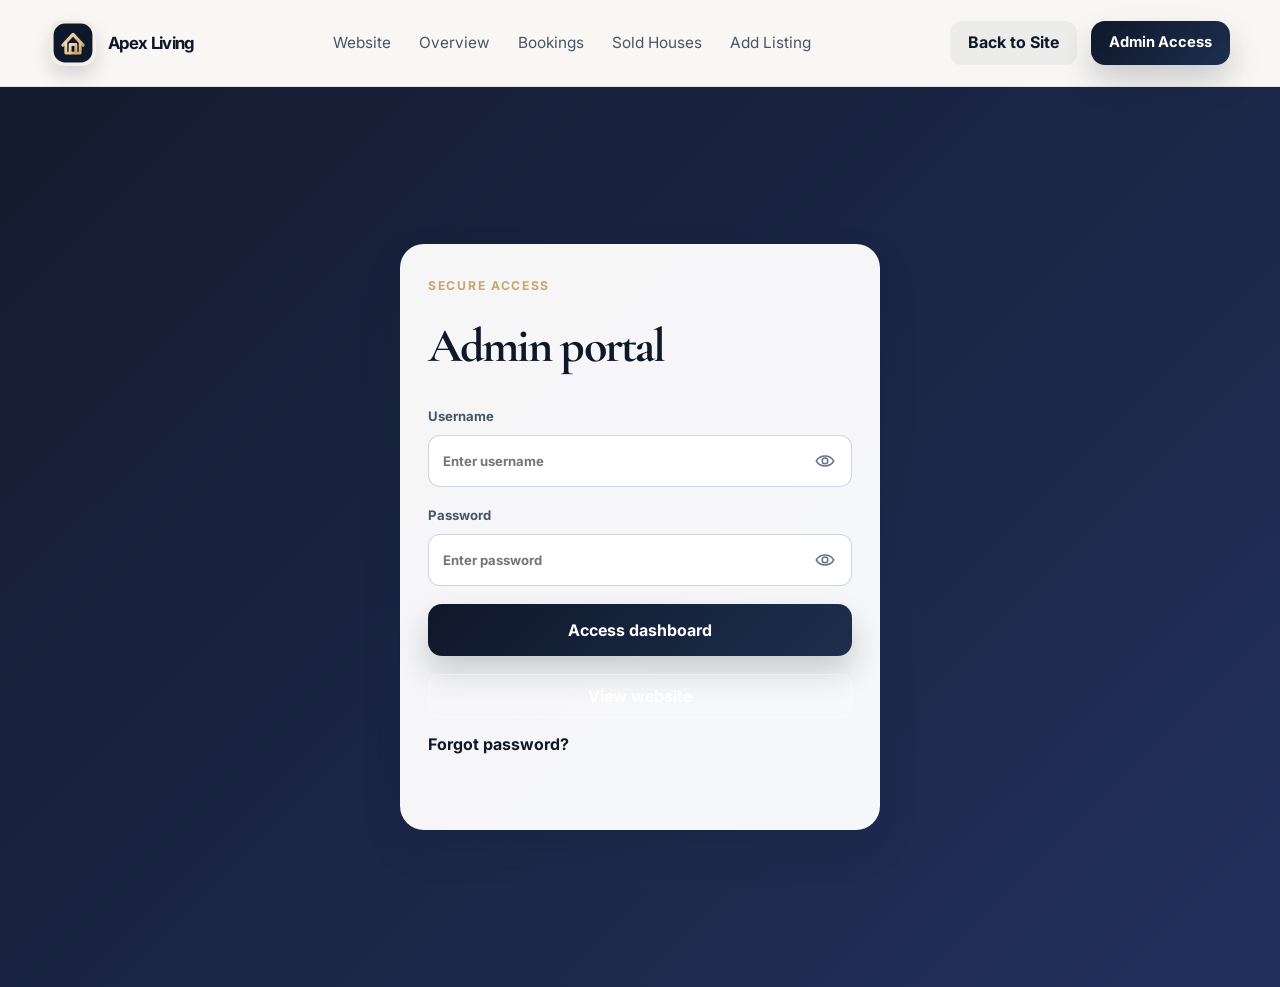
<file: admin.html>
<!DOCTYPE html>
<html lang="en">
  <head>
    <meta charset="UTF-8" />
    <meta name="viewport" content="width=device-width, initial-scale=1.0" />
    <title>Apex Living Admin</title>
    <meta
      name="description"
      content="Admin dashboard for bookings, sold homes, and new property listings."
    />
    <link rel="preconnect" href="https://fonts.googleapis.com" />
    <link rel="preconnect" href="https://fonts.gstatic.com" crossorigin />
    <link
      href="https://fonts.googleapis.com/css2?family=Cormorant+Garamond:wght@500;600;700&family=Inter:wght@400;500;600;700;800&display=swap"
      rel="stylesheet"
    />
    <link rel="stylesheet" href="styles.css" />
  </head>
  <body data-page="admin">
    <header class="site-header">
      <div class="container nav-wrap">
        <a class="brand" href="index.html" aria-label="Apex Living home">
          <span class="brand-mark" aria-hidden="true">
            <svg viewBox="0 0 64 64" xmlns="http://www.w3.org/2000/svg">
              <defs>
                <linearGradient id="apex-brand-gradient-admin" x1="0%" x2="100%" y1="0%" y2="100%">
                  <stop offset="0%" stop-color="#f4dfb8" />
                  <stop offset="100%" stop-color="#c9a66b" />
                </linearGradient>
              </defs>
              <rect x="5" y="5" width="54" height="54" rx="16" fill="#0f172a" />
              <path d="M18 35L32 20L46 35" fill="none" stroke="url(#apex-brand-gradient-admin)" stroke-width="4.5" stroke-linecap="round" stroke-linejoin="round"/>
              <path d="M22 32V46H42V32" fill="none" stroke="url(#apex-brand-gradient-admin)" stroke-width="4" stroke-linecap="round" stroke-linejoin="round"/>
              <path d="M28 46V34H36V46" fill="none" stroke="url(#apex-brand-gradient-admin)" stroke-width="4" stroke-linecap="round" stroke-linejoin="round"/>
            </svg>
          </span>
          <span>Apex Living</span>
        </a>

        <nav class="main-nav" aria-label="Admin navigation">
          <a href="index.html">Website</a>
          <a href="#overview">Overview</a>
          <a href="#bookings">Bookings</a>
          <a href="#sold-homes">Sold Houses</a>
          <a href="#add-property">Add Listing</a>
        </nav>

        <div class="nav-actions">
          <a href="index.html" class="nav-link-btn">Back to Site</a>
          <button class="primary-btn small" type="button">Admin Access</button>
        </div>
      </div>
    </header>

    <section id="admin-login-screen" class="admin-login-screen" aria-label="Admin login">
      <div class="admin-login-card">
        <p class="eyebrow accent">Secure access</p>
        <h1>Admin portal</h1>
        <form id="admin-login-form" class="admin-login-form">
          <label>
            <span>Username</span>
            <div class="username-input-wrap">
              <input type="password" id="admin-username" name="username" placeholder="Enter username" required />
              <button type="button" class="field-toggle username-toggle" aria-label="Show username" aria-pressed="false" title="Show username">
                <svg viewBox="0 0 24 24" aria-hidden="true" focusable="false">
                  <path d="M1.5 12s3.7-6 10.5-6 10.5 6 10.5 6-3.7 6-10.5 6S1.5 12 1.5 12Zm10.5 3.25A3.25 3.25 0 1 0 12 8.5a3.25 3.25 0 0 0 0 6.75Z" fill="none" stroke="currentColor" stroke-width="1.8" stroke-linecap="round" stroke-linejoin="round"/>
                </svg>
              </button>
            </div>
          </label>
          <label class="password-field">
            <span>Password</span>
            <div class="password-input-wrap">
              <input type="password" id="admin-password" name="password" placeholder="Enter password" required />
              <button type="button" class="field-toggle password-toggle" aria-label="Show password" aria-pressed="false" title="Show password">
                <svg viewBox="0 0 24 24" aria-hidden="true" focusable="false">
                  <path d="M1.5 12s3.7-6 10.5-6 10.5 6 10.5 6-3.7 6-10.5 6S1.5 12 1.5 12Zm10.5 3.25A3.25 3.25 0 1 0 12 8.5a3.25 3.25 0 0 0 0 6.75Z" fill="none" stroke="currentColor" stroke-width="1.8" stroke-linecap="round" stroke-linejoin="round"/>
                </svg>
              </button>
            </div>
          </label>
          <button type="submit" class="primary-btn">Access dashboard</button>
          <a href="index.html" class="secondary-btn small-btn" style="text-align: center; text-decoration: none;">View website</a>
          <button type="button" id="forgot-password-trigger" class="link-button">Forgot password?</button>
          <div id="forgot-password-panel" class="forgot-password-panel" hidden>
            <div class="reset-contact-step">
              <label>
                <span>Phone number / WhatsApp</span>
                <input type="text" id="reset-contact" placeholder="Enter your phone number or WhatsApp number" />
              </label>
              <button type="button" id="send-reset-code" class="secondary-btn small-btn">Send code</button>
            </div>
            <div id="reset-code-box" class="reset-code-box" hidden>
              <label>
                <span>Verification code</span>
                <input type="text" id="reset-code-input" placeholder="Enter the 6-digit code sent by SMS or WhatsApp" />
              </label>
              <button type="button" id="verify-reset-code" class="primary-btn small-btn">Verify code</button>
            </div>
            <p id="reset-status" class="reset-status" aria-live="polite" hidden></p>
          </div>
          <p id="admin-login-error" class="admin-login-error" aria-live="polite"></p>
        </form>
      </div>
    </section>

    <main class="admin-page" id="admin-dashboard" hidden>
      <div class="container admin-shell">
        <aside class="admin-sidebar">
          <div class="admin-brand-block">
            <p class="eyebrow accent">Control center</p>
            <h1>Property admin</h1>
          </div>

          <nav class="admin-nav" aria-label="Dashboard sections">
            <button type="button" class="admin-tab active" data-admin-tab="overview">Overview</button>
            <button type="button" class="admin-tab" data-admin-tab="bookings">Bookings</button>
            <button type="button" class="admin-tab" data-admin-tab="sold-homes">Sold Houses</button>
            <button type="button" class="admin-tab" data-admin-tab="add-property">Add Listing</button>
            <button type="button" class="admin-tab" data-admin-tab="remove-property">Remove Listing</button>
            <button type="button" class="admin-tab logout-tab" id="logout-admin">Log out</button>
          </nav>
        </aside>

        <div class="admin-content">
          <section id="overview" class="admin-panel active" data-panel="overview">
            <div class="panel-header">
              <div>
                <p class="eyebrow accent">Dashboard</p>
                <h2>Performance overview</h2>
              </div>
            </div>

            <div class="stats-grid">
              <article class="stat-card">
                <span>Total listings</span>
                <strong id="stat-listings">0</strong>
              </article>
              <article class="stat-card">
                <span>Bookings</span>
                <strong id="stat-bookings">0</strong>
              </article>
              <article class="stat-card">
                <span>Sold homes</span>
                <strong id="stat-sold">0</strong>
              </article>
              <article class="stat-card">
                <span>Active leads</span>
                <strong id="stat-leads">0</strong>
              </article>
            </div>

            <div class="table-card">
              <div class="table-header">
                <h3>Recent bookings</h3>
                <span class="muted-label">Latest client requests</span>
              </div>
              <div class="table-wrap">
                <table class="admin-table">
                  <thead>
                    <tr>
                      <th>Client</th>
                      <th>Contact</th>
                      <th>Property</th>
                      <th>Status</th>
                    </tr>
                  </thead>
                  <tbody id="recent-bookings-body"></tbody>
                </table>
              </div>
            </div>
          </section>

          <section id="bookings" class="admin-panel" data-panel="bookings">
            <div class="panel-header">
              <div>
                <p class="eyebrow accent">Bookings</p>
                <h2>All property bookings</h2>
              </div>
            </div>

            <div class="table-card">
              <div class="table-wrap">
                <table class="admin-table">
                  <thead>
                    <tr>
                      <th>Name</th>
                      <th>Phone</th>
                      <th>Email</th>
                      <th>Property</th>
                      <th>Booking type</th>
                      <th>Status</th>
                    </tr>
                  </thead>
                  <tbody id="bookings-body"></tbody>
                </table>
              </div>
            </div>
          </section>

          <section id="sold-homes" class="admin-panel" data-panel="sold-homes">
            <div class="panel-header">
              <div>
                <p class="eyebrow accent">Sales</p>
                <h2>Sold homes and buyers</h2>
              </div>
            </div>

            <div class="table-card">
              <div class="table-wrap">
                <table class="admin-table">
                  <thead>
                    <tr>
                      <th>Buyer name</th>
                      <th>Phone</th>
                      <th>Email</th>
                      <th>Property</th>
                      <th>Price</th>
                      <th>Closed</th>
                    </tr>
                  </thead>
                  <tbody id="sold-homes-body"></tbody>
                </table>
              </div>
            </div>
          </section>

          <section id="add-property" class="admin-panel" data-panel="add-property">
            <div class="panel-header">
              <div>
                <p class="eyebrow accent">Listings</p>
                <h2>Add a new property to the website</h2>
              </div>
            </div>

            <div class="form-card">
              <form id="add-property-form" data-form-type="admin-property">
                <div class="input-grid">
                  <label>
                    <span>Property title</span>
                    <input type="text" name="title" placeholder="Ocean View Residence" required />
                  </label>

                  <label>
                    <span>Location</span>
                    <input type="text" name="location" placeholder="East Legon, Accra" required />
                  </label>

                  <label>
                    <span>Status</span>
                    <select name="status">
                      <option value="For Sale">For Sale</option>
                      <option value="For Rent">For Rent</option>
                    </select>
                  </label>

                  <label>
                    <span>Price</span>
                    <input type="text" name="price" placeholder="GH₵ 1,500,000" required />
                  </label>

                  <label>
                    <span>Bedrooms</span>
                    <input type="number" name="bedrooms" min="1" value="3" required />
                  </label>

                  <label>
                    <span>Bathrooms</span>
                    <input type="number" name="bathrooms" min="1" value="2" required />
                  </label>

                  <label>
                    <span>Square footage</span>
                    <input type="text" name="sqft" placeholder="2,450 Sq Ft" required />
                  </label>

                  <label>
                    <span>Image URL</span>
                    <input
                      type="url"
                      name="imageUrl"
                      placeholder="https://images.unsplash.com/..."
                    />
                  </label>

                  <label>
                    <span>Upload image from your device</span>
                    <input type="file" name="imageFile" accept="image/*" />
                  </label>
                </div>

                <label class="full-width">
                  <span>Description</span>
                  <textarea
                    name="description"
                    rows="5"
                    placeholder="Describe the property, its highlights, and why buyers should choose it."
                    required
                  ></textarea>
                </label>

                <div class="form-actions">
                  <button type="submit" class="primary-btn">Add house to website</button>
                  <span id="property-form-status" class="form-status" aria-live="polite"></span>
                </div>
              </form>
            </div>
          </section>

          <section id="remove-property" class="admin-panel" data-panel="remove-property">
            <div class="panel-header">
              <div>
                <p class="eyebrow accent">Listings</p>
                <h2>Remove a house from the website</h2>
              </div>
            </div>

            <div class="table-card">
              <div class="table-wrap">
                <table class="admin-table">
                  <thead>
                    <tr>
                      <th>House</th>
                      <th>Location</th>
                      <th>Status</th>
                      <th>Action</th>
                    </tr>
                  </thead>
                  <tbody id="remove-property-body"></tbody>
                </table>
              </div>
            </div>
          </section>
        </div>
      </div>
    </main>

    <script src="script.js"></script>
  </body>
</html>
</file>
<file: styles.css>
:root {
  --navy-900: #0f172a;
  --navy-800: #1e293b;
  --slate-700: #475569;
  --slate-500: #64748b;
  --slate-300: #cbd5e1;
  --cream-100: #f8f7f4;
  --white: #ffffff;
  --gold-500: #c9a66b;
  --gold-200: #e6d2a9;
  --shadow-soft: 0 18px 40px rgba(15, 23, 42, 0.12);
  --shadow-card: 0 16px 32px rgba(15, 23, 42, 0.08);
  --radius-xl: 28px;
  --radius-lg: 18px;
  --radius-md: 12px;
  --container: min(1180px, calc(100% - 32px));
}

* {
  box-sizing: border-box;
}

html {
  scroll-behavior: smooth;
}

body {
  margin: 0;
  font-family: "Inter", sans-serif;
  background: var(--cream-100);
  color: var(--navy-900);
  line-height: 1.6;
}

img {
  max-width: 100%;
  display: block;
}

a {
  text-decoration: none;
  color: inherit;
}

button,
input,
select {
  font: inherit;
}

button {
  cursor: pointer;
  border: none;
}

.whatsapp-float {
  position: fixed;
  right: 22px;
  bottom: 26px;
  z-index: 50;
  width: 54px;
  height: 54px;
  display: inline-flex;
  align-items: center;
  justify-content: center;
  border-radius: 50%;
  background: #25d366;
  box-shadow: 0 12px 24px rgba(37, 211, 102, 0.4);
  transition: transform 0.2s ease, box-shadow 0.2s ease;
}

.whatsapp-float:hover {
  transform: translateY(-2px) scale(1.02);
  box-shadow: 0 16px 30px rgba(37, 211, 102, 0.5);
}

.whatsapp-float svg {
  width: 28px;
  height: 28px;
  fill: #ffffff;
}

.container {
  width: var(--container);
  margin: 0 auto;
}

.site-header {
  position: sticky;
  top: 0;
  z-index: 40;
  backdrop-filter: blur(12px);
  background: rgba(248, 247, 244, 0.82);
  border-bottom: 1px solid rgba(71, 85, 105, 0.1);
}

.nav-wrap {
  display: flex;
  align-items: center;
  justify-content: space-between;
  padding: 20px 0;
}

.brand {
  display: inline-flex;
  align-items: center;
  gap: 12px;
  font-weight: 700;
  letter-spacing: -0.04em;
  font-size: 1.05rem;
}

.brand-mark {
  width: 46px;
  height: 46px;
  border-radius: 14px;
  overflow: hidden;
  display: inline-flex;
  align-items: center;
  justify-content: center;
  box-shadow: 0 10px 18px rgba(15, 23, 42, 0.14);
  background: linear-gradient(135deg, rgba(201, 166, 107, 0.18), rgba(201, 166, 107, 0.04));
}

.brand-mark svg {
  width: 100%;
  height: 100%;
  display: block;
}

.main-nav {
  display: flex;
  align-items: center;
  gap: 28px;
  color: var(--slate-700);
  font-size: 0.96rem;
}

.main-nav a {
  position: relative;
  transition: color 0.2s ease;
}

.main-nav a:hover {
  color: var(--navy-900);
}

.main-nav a::after {
  content: "";
  position: absolute;
  left: 0;
  bottom: -8px;
  width: 100%;
  height: 2px;
  background: var(--gold-500);
  transform: scaleX(0);
  transform-origin: left;
  transition: transform 0.25s ease;
}

.main-nav a:hover::after {
  transform: scaleX(1);
}

.nav-actions {
  display: flex;
  align-items: center;
  gap: 14px;
}

.nav-link-btn {
  background: transparent;
  color: var(--navy-900);
  font-weight: 600;
}

.primary-btn,
.secondary-btn {
  display: inline-flex;
  align-items: center;
  justify-content: center;
  min-height: 52px;
  border-radius: 14px;
  padding: 0 22px;
  font-weight: 700;
  transition: transform 0.2s ease, box-shadow 0.2s ease, background 0.2s ease;
}

.primary-btn {
  background: linear-gradient(135deg, var(--navy-900), #1d2f4d);
  color: var(--white);
  box-shadow: 0 16px 32px rgba(15, 23, 42, 0.2);
}

.primary-btn:hover,
.secondary-btn:hover,
.text-btn:hover,
.tab:hover {
  transform: translateY(-1px);
}

.secondary-btn {
  background: rgba(255, 255, 255, 0.14);
  color: var(--white);
  border: 1px solid rgba(255, 255, 255, 0.3);
}

.primary-btn.small {
  min-height: 44px;
  padding: 0 18px;
  font-size: 0.92rem;
}

.hero {
  position: relative;
  min-height: 760px;
  display: flex;
  align-items: center;
  overflow: hidden;
  background: var(--navy-900);
}

.hero::before,
.hero::after {
  content: "";
  position: absolute;
  inset: 0;
  background-size: cover;
  background-position: center;
  transition: opacity 1.2s ease-in-out, transform 10s ease;
}

.hero::before {
  background-image: url("https://images.unsplash.com/photo-1494526585095-c41746248156?auto=format&fit=crop&w=1800&q=80");
  opacity: 1;
  transform: scale(1.06);
}

.hero::after {
  background-image: url("https://images.unsplash.com/photo-1505693416388-ac5ce068fe85?auto=format&fit=crop&w=1800&q=80");
  opacity: 0;
  transform: scale(1.09);
}

.hero.is-2::before {
  opacity: 0;
}

.hero.is-2::after {
  opacity: 1;
}

.hero-overlay {
  position: absolute;
  inset: 0;
  background: linear-gradient(90deg, rgba(15, 23, 42, 0.78), rgba(15, 23, 42, 0.3));
  z-index: 1;
}

.hero-controls {
  position: absolute;
  right: calc((100vw - var(--container)) / 2 + 24px);
  bottom: 54px;
  z-index: 3;
  display: flex;
  gap: 12px;
}

.slide-btn {
  width: 46px;
  height: 46px;
  border-radius: 50%;
  background: rgba(255, 255, 255, 0.18);
  color: var(--white);
  border: 1px solid rgba(255, 255, 255, 0.3);
  backdrop-filter: blur(10px);
  font-size: 1.4rem;
  line-height: 1;
}

.hero-inner {
  position: relative;
  z-index: 2;
  display: grid;
  grid-template-columns: 1.3fr 0.9fr;
  gap: 48px;
  align-items: end;
  padding: 90px 0 70px;
}

.hero-copy {
  color: var(--white);
  max-width: 620px;
}

.eyebrow {
  margin: 0 0 12px;
  text-transform: uppercase;
  letter-spacing: 0.14em;
  font-size: 0.76rem;
  font-weight: 700;
}

.eyebrow.accent {
  color: var(--gold-500);
}

.hero-copy h1,
.section-heading h2,
.map-copy h2,
.cta-box h2 {
  margin: 0;
  letter-spacing: -0.05em;
  line-height: 1.05;
  font-family: "Cormorant Garamond", serif;
  font-weight: 600;
}

.hero-copy h1 {
  font-size: clamp(3.2rem, 5vw, 5.6rem);
  margin-bottom: 18px;
}

.hero-text {
  max-width: 560px;
  margin: 0;
  color: rgba(255, 255, 255, 0.8);
  font-size: 1.08rem;
}

.hero-cta-row {
  display: flex;
  align-items: center;
  gap: 16px;
  margin-top: 28px;
}

.search-card {
  background: rgba(255, 255, 255, 0.94);
  border: 1px solid rgba(255, 255, 255, 0.5);
  border-radius: var(--radius-xl);
  box-shadow: var(--shadow-soft);
  padding: 20px;
}

.search-tabs {
  display: grid;
  grid-template-columns: repeat(3, 1fr);
  gap: 10px;
  background: rgba(15, 23, 42, 0.04);
  padding: 7px;
  border-radius: 14px;
  margin-bottom: 18px;
}

.tab {
  padding: 12px 10px;
  border-radius: 10px;
  background: transparent;
  font-weight: 700;
  color: var(--slate-700);
}

.tab.active {
  background: var(--white);
  color: var(--navy-900);
  box-shadow: 0 8px 18px rgba(15, 23, 42, 0.08);
}

.search-form {
  display: grid;
  grid-template-columns: 1fr 1fr;
  gap: 16px;
}

.search-form-panel {
  display: none;
}

.search-form-panel.active {
  display: grid;
}

.search-form label {
  display: flex;
  flex-direction: column;
  gap: 8px;
  color: var(--slate-700);
  font-size: 0.82rem;
  font-weight: 600;
}

.search-form input,
.search-form select,
.cta-form input {
  width: 100%;
  min-height: 52px;
  padding: 0 16px;
  border: 1px solid rgba(148, 163, 184, 0.5);
  background: var(--white);
  border-radius: 12px;
  color: var(--navy-900);
}

.search-btn {
  align-self: end;
  margin-top: 6px;
}

.trust-bar {
  background: var(--white);
  border-top: 1px solid rgba(148, 163, 184, 0.2);
  border-bottom: 1px solid rgba(148, 163, 184, 0.2);
}

.trust-grid {
  display: grid;
  grid-template-columns: repeat(4, minmax(0, 1fr));
  gap: 18px;
  padding: 24px 0;
}

.trust-grid div {
  display: flex;
  flex-direction: column;
  justify-content: center;
  align-items: center;
  text-align: center;
}

.trust-grid strong {
  font-size: clamp(1.5rem, 2vw, 2.2rem);
  line-height: 1.1;
  color: var(--navy-900);
}

.trust-grid span {
  color: var(--slate-700);
  font-size: 0.9rem;
}

.section {
  padding: 104px 0;
}

.section-heading {
  display: flex;
  align-items: end;
  justify-content: space-between;
  gap: 20px;
  margin-bottom: 34px;
}

.section-heading.center {
  justify-content: center;
  text-align: center;
}

.section-intro {
  max-width: 760px;
  margin: 18px auto 0;
  font-size: 1.06rem;
  color: var(--slate-700);
}

.section-heading h2,
.map-copy h2,
.cta-box h2 {
  font-size: clamp(2.6rem, 3vw, 3.7rem);
  color: var(--navy-900);
}

.inline-link {
  font-weight: 700;
  color: var(--navy-900);
}

.property-grid {
  display: grid;
  grid-template-columns: repeat(3, minmax(0, 1fr));
  gap: 26px;
}

.property-card {
  background: var(--white);
  border-radius: var(--radius-lg);
  overflow: hidden;
  box-shadow: var(--shadow-card);
  border: 1px solid rgba(148, 163, 184, 0.15);
  transition: transform 0.2s ease, box-shadow 0.2s ease;
}

.property-card:hover {
  transform: translateY(-4px);
  box-shadow: 0 18px 34px rgba(15, 23, 42, 0.12);
}

.property-image {
  position: relative;
  height: 280px;
  background-size: cover;
  background-position: center;
}

.image-one {
  background-image: url("https://images.unsplash.com/photo-1502672260266-1c1ef2d93688?auto=format&fit=crop&w=900&q=80");
}

.image-two {
  background-image: url("https://images.unsplash.com/photo-1484154218962-a197022b5858?auto=format&fit=crop&w=900&q=80");
}

.image-three {
  background-image: url("https://images.unsplash.com/photo-1494526585095-c41746248156?auto=format&fit=crop&w=900&q=80");
}

.badge {
  position: absolute;
  top: 16px;
  left: 16px;
  background: rgba(255, 255, 255, 0.92);
  color: var(--navy-900);
  padding: 7px 12px;
  border-radius: 999px;
  font-size: 0.72rem;
  font-weight: 700;
}

.badge.hot {
  background: rgba(201, 166, 107, 0.18);
  color: #7c5b1b;
}

.property-content {
  padding: 22px 18px 20px;
}

.price-row {
  display: flex;
  justify-content: space-between;
  align-items: center;
  gap: 14px;
}

.price-row h3 {
  margin: 0;
  font-size: clamp(1.5rem, 2vw, 2rem);
  color: var(--navy-900);
}

.status {
  display: inline-flex;
  align-items: center;
  justify-content: center;
  min-height: 30px;
  padding: 0 10px;
  border-radius: 999px;
  background: rgba(15, 23, 42, 0.05);
  color: var(--navy-900);
  font-size: 0.72rem;
  font-weight: 700;
}

.status.rent {
  background: rgba(201, 166, 107, 0.14);
  color: #7a5e28;
}

.address {
  margin: 12px 0 16px;
  font-size: 1.04rem;
  color: var(--slate-700);
}

.stats {
  display: flex;
  align-items: center;
  gap: 14px;
  flex-wrap: wrap;
  padding-top: 10px;
  border-top: 1px solid rgba(148, 163, 184, 0.25);
  color: var(--slate-700);
  font-size: 0.86rem;
  font-weight: 600;
}

.text-btn {
  margin-top: 18px;
  background: transparent;
  color: var(--navy-900);
  font-weight: 700;
  padding: 0;
}

.property-detail-panel {
  margin-top: 30px;
}

.detail-shell {
  position: relative;
  display: grid;
  grid-template-columns: 1.2fr 0.8fr;
  gap: 28px;
  background: rgba(255, 255, 255, 0.96);
  border: 1px solid rgba(148, 163, 184, 0.18);
  border-radius: 26px;
  box-shadow: var(--shadow-soft);
  padding: 18px;
}

.detail-close {
  position: absolute;
  top: 16px;
  right: 16px;
  width: 40px;
  height: 40px;
  border-radius: 50%;
  background: rgba(15, 23, 42, 0.08);
  color: var(--navy-900);
  font-size: 1.5rem;
  line-height: 1;
  z-index: 2;
}

.detail-gallery {
  display: grid;
  grid-template-columns: 52px 1fr 52px;
  gap: 12px;
  align-items: center;
}

.gallery-nav {
  width: 46px;
  height: 46px;
  border-radius: 50%;
  background: rgba(15, 23, 42, 0.75);
  color: var(--white);
  font-size: 1.4rem;
}

.gallery-frame {
  height: 440px;
  border-radius: 18px;
  overflow: hidden;
  background: #dfe7ee;
}

.gallery-frame img {
  width: 100%;
  height: 100%;
  object-fit: cover;
}

.detail-content {
  display: flex;
  flex-direction: column;
  justify-content: center;
  padding: 8px 8px 8px 0;
}

.detail-status {
  display: inline-flex;
  width: fit-content;
  padding: 8px 12px;
  border-radius: 999px;
  background: rgba(201, 166, 107, 0.14);
  color: #7a5e28;
  font-size: 0.72rem;
  font-weight: 800;
  letter-spacing: 0.08em;
  text-transform: uppercase;
}

.detail-content h3 {
  margin: 18px 0 8px;
  font-size: clamp(2rem, 3vw, 2.8rem);
  line-height: 1.05;
  letter-spacing: -0.04em;
  color: var(--navy-900);
}

.detail-address {
  margin: 0;
  color: var(--slate-700);
  font-size: 1.05rem;
}

.detail-price-row {
  display: flex;
  align-items: center;
  justify-content: space-between;
  gap: 16px;
  padding: 18px 0;
  margin-top: 14px;
  border-top: 1px solid rgba(148, 163, 184, 0.2);
  border-bottom: 1px solid rgba(148, 163, 184, 0.2);
}

.detail-price-row strong {
  font-size: clamp(1.7rem, 2vw, 2.3rem);
  color: var(--navy-900);
}

.detail-price-row span {
  color: var(--slate-700);
  font-weight: 600;
}

.detail-description {
  margin: 18px 0 0;
  color: var(--slate-700);
}

.room-highlight-box {
  margin-top: 22px;
  padding: 16px 18px;
  border-radius: 16px;
  background: rgba(201, 166, 107, 0.08);
  border: 1px solid rgba(201, 166, 107, 0.18);
}

.room-highlight-box h4 {
  margin: 0 0 12px;
  font-size: 0.92rem;
  text-transform: uppercase;
  letter-spacing: 0.12em;
  color: var(--navy-900);
}

.detail-room-highlights {
  list-style: none;
  margin: 0;
  padding: 0;
  display: grid;
  gap: 8px;
  color: var(--navy-900);
  font-weight: 600;
}

.full-tour-btn {
  margin-top: 18px;
  width: fit-content;
}

.detail-specs {
  margin: 20px 0 0;
  list-style: none;
  padding: 0;
  display: grid;
  grid-template-columns: repeat(2, minmax(0, 1fr));
  gap: 12px 18px;
  color: var(--navy-900);
  font-weight: 600;
}

.detail-specs li {
  padding: 10px 12px;
  border-radius: 12px;
  background: rgba(15, 23, 42, 0.04);
}

.booking-box {
  margin-top: 24px;
  padding: 20px 18px;
  border-radius: 18px;
  border: 1px solid rgba(148, 163, 184, 0.2);
  background: linear-gradient(180deg, rgba(201, 166, 107, 0.06), rgba(15, 23, 42, 0.02));
}

.booking-box h4 {
  margin: 0 0 18px;
  font-size: 1.1rem;
  color: var(--navy-900);
}

.purchase-form {
  display: grid;
  gap: 16px;
}

.purchase-form-grid,
.card-row {
  display: grid;
  grid-template-columns: repeat(2, minmax(0, 1fr));
  gap: 12px;
}

.purchase-form label {
  display: flex;
  flex-direction: column;
  gap: 8px;
  color: var(--slate-700);
  font-size: 0.8rem;
  font-weight: 700;
}

.purchase-form input,
.purchase-form select {
  width: 100%;
  min-height: 46px;
  border-radius: 10px;
  border: 1px solid rgba(148, 163, 184, 0.45);
  padding: 0 12px;
  font: inherit;
  background: var(--white);
}

.payment-summary {
  display: flex;
  align-items: center;
  justify-content: space-between;
  gap: 12px;
  padding: 12px 14px;
  border-radius: 12px;
  background: rgba(15, 23, 42, 0.04);
  color: var(--navy-900);
  font-weight: 700;
}

.card-box {
  display: grid;
  gap: 12px;
  padding: 14px;
  border-radius: 12px;
  background: rgba(255, 255, 255, 0.7);
  border: 1px solid rgba(148, 163, 184, 0.18);
}

.payment-method-details {
  display: grid;
  gap: 12px;
}

.method-box {
  display: grid;
  gap: 12px;
  padding: 14px;
  border-radius: 14px;
  background: linear-gradient(180deg, rgba(255, 255, 255, 0.82), rgba(15, 23, 42, 0.025));
  border: 1px solid rgba(148, 163, 184, 0.22);
  box-shadow: inset 0 1px 0 rgba(255, 255, 255, 0.8);
  transition: border-color 0.2s ease, box-shadow 0.2s ease, transform 0.2s ease;
}

.method-box.active {
  border-color: rgba(201, 166, 107, 0.7);
  box-shadow: 0 10px 22px rgba(201, 166, 107, 0.12), inset 0 1px 0 rgba(255, 255, 255, 0.9);
}

.network-picker {
  display: grid;
  gap: 10px;
}

.network-picker-label {
  font-size: 0.8rem;
  font-weight: 700;
  color: var(--slate-700);
}

.network-options {
  display: grid;
  grid-template-columns: repeat(3, minmax(0, 1fr));
  gap: 10px;
}

.mobile-network-option {
  display: flex;
  align-items: center;
  gap: 10px;
  width: 100%;
  min-height: 52px;
  padding: 10px 12px;
  border: 1px solid rgba(148, 163, 184, 0.35);
  border-radius: 12px;
  background: rgba(255, 255, 255, 0.8);
  color: var(--navy-900);
  font-size: 0.8rem;
  font-weight: 700;
  text-align: left;
  transition: border-color 0.2s ease, box-shadow 0.2s ease, transform 0.2s ease;
}

.mobile-network-option:hover,
.mobile-network-option:focus-visible {
  border-color: rgba(201, 166, 107, 0.8);
  box-shadow: 0 8px 18px rgba(15, 23, 42, 0.08);
}

.mobile-network-option.active {
  border-color: rgba(201, 166, 107, 0.9);
  background: rgba(201, 166, 107, 0.08);
  box-shadow: 0 8px 18px rgba(201, 166, 107, 0.12);
}

.network-logo {
  display: inline-flex;
  align-items: center;
  justify-content: center;
  width: 32px;
  height: 32px;
  border-radius: 50%;
  flex-shrink: 0;
  overflow: hidden;
}

.network-logo svg {
  width: 100%;
  height: 100%;
  display: block;
}

.network-mtn {
  background: transparent;
}

.network-vodafone {
  background: transparent;
}

.network-airtel {
  background: transparent;
}

.mobile-money-hidden-select {
  position: absolute;
  width: 1px;
  height: 1px;
  padding: 0;
  margin: -1px;
  overflow: hidden;
  clip: rect(0, 0, 0, 0);
  white-space: nowrap;
  border: 0;
}

.method-box[hidden] {
  display: none;
}

.purchase-status {
  min-height: 24px;
  margin: 0;
  font-size: 0.92rem;
  font-weight: 700;
  color: #166534;
}

@media (max-width: 980px) {
  .detail-shell {
    grid-template-columns: 1fr;
  }

  .gallery-frame {
    height: 340px;
  }
}

@media (max-width: 720px) {
  .detail-gallery {
    grid-template-columns: 1fr;
  }

  .gallery-nav {
    display: none;
  }

  .gallery-frame {
    height: 280px;
  }
}

.value-grid {
  display: grid;
  grid-template-columns: repeat(3, minmax(0, 1fr));
  gap: 26px;
}

.value-card {
  background: var(--white);
  border-radius: var(--radius-lg);
  padding: 28px 22px;
  border: 1px solid rgba(148, 163, 184, 0.15);
  box-shadow: var(--shadow-card);
}

.icon {
  width: 52px;
  height: 52px;
  border-radius: 14px;
  display: inline-flex;
  align-items: center;
  justify-content: center;
  background: rgba(201, 166, 107, 0.12);
  color: var(--navy-900);
  font-weight: 800;
  margin-bottom: 18px;
}

.value-card h3 {
  margin: 0 0 8px;
  font-size: 1.35rem;
}

.value-card p {
  margin: 0;
  color: var(--slate-700);
}

.agents {
  background: rgba(255, 255, 255, 0.45);
}

.agent-grid {
  display: grid;
  grid-template-columns: repeat(3, minmax(0, 1fr));
  gap: 28px;
}

.agent-card {
  background: var(--white);
  border-radius: var(--radius-lg);
  overflow: hidden;
  border: 1px solid rgba(148, 163, 184, 0.15);
  box-shadow: var(--shadow-card);
}

.agent-photo {
  display: block;
  width: 100%;
  height: 290px;
  object-fit: cover;
}

.agent-info {
  padding: 22px 20px 24px;
}

.agent-header {
  display: flex;
  align-items: center;
  justify-content: space-between;
  gap: 12px;
  margin-bottom: 10px;
}

.agent-header h3 {
  margin: 0;
  font-size: 1.4rem;
}

.agent-header span {
  font-size: 0.76rem;
  font-weight: 700;
  letter-spacing: 0.08em;
  text-transform: uppercase;
  color: var(--gold-600);
}

.agent-rating {
  color: var(--gold-500);
  letter-spacing: 0.18em;
  margin-bottom: 14px;
}

.agent-card p {
  margin: 0;
  color: var(--slate-700);
  line-height: 1.7;
}

.agent-points {
  list-style: none;
  margin: 16px 0 0;
  padding: 0;
  display: flex;
  flex-direction: column;
  gap: 8px;
  color: var(--navy-900);
  font-size: 0.92rem;
}

.agent-points li::before {
  content: "•";
  color: var(--gold-500);
  margin-right: 8px;
}

.testimonials {
  background: rgba(255, 255, 255, 0.45);
}

.testimonial-grid {
  display: grid;
  grid-template-columns: repeat(3, minmax(0, 1fr));
  gap: 26px;
}

.testimonial-card {
  background: var(--white);
  border-radius: var(--radius-lg);
  padding: 26px 22px;
  border: 1px solid rgba(148, 163, 184, 0.15);
  box-shadow: var(--shadow-card);
}

.stars {
  color: var(--gold-500);
  letter-spacing: 0.2em;
  margin-bottom: 18px;
}

.testimonial-card p {
  margin: 0;
  color: var(--slate-700);
}

.person {
  margin-top: 22px;
  display: flex;
  flex-direction: column;
  gap: 4px;
  color: var(--navy-900);
}

.person span {
  color: var(--slate-700);
  font-size: 0.88rem;
}

.cta-section {
  padding: 0 0 100px;
}

.cta-box {
  display: flex;
  justify-content: space-between;
  align-items: center;
  gap: 30px;
  background: linear-gradient(135deg, #0f172a, #1b2d48);
  color: var(--white);
  border-radius: var(--radius-xl);
  padding: 40px 36px;
  box-shadow: var(--shadow-soft);
}

.cta-box h2 {
  color: var(--white);
  max-width: 520px;
}

.cta-copy {
  max-width: 520px;
  margin: 12px 0 0;
  color: rgba(255, 255, 255, 0.8);
}

.cta-form {
  display: flex;
  flex-direction: column;
  gap: 14px;
  width: min(100%, 520px);
}

.cta-form input {
  background: rgba(255, 255, 255, 0.12);
  color: var(--white);
  border: 1px solid rgba(255, 255, 255, 0.18);
}

.cta-form input::placeholder {
  color: rgba(255, 255, 255, 0.7);
}

.site-footer {
  background: var(--navy-900);
  color: rgba(255, 255, 255, 0.8);
  padding: 70px 0 20px;
}

.footer-grid {
  display: grid;
  grid-template-columns: 1.2fr 0.9fr 0.9fr 1fr;
  gap: 30px;
}

.site-footer .brand {
  color: var(--white);
  margin-bottom: 16px;
}

.site-footer p,
.site-footer li,
.site-footer a,
.footer-bottom {
  color: rgba(255, 255, 255, 0.72);
}

.site-footer h3 {
  margin: 0 0 16px;
  color: var(--white);
  font-size: 1.05rem;
}

.site-footer ul {
  list-style: none;
  margin: 0;
  padding: 0;
  display: grid;
  gap: 10px;
}

.footer-bottom {
  margin-top: 36px;
  padding-top: 18px;
  border-top: 1px solid rgba(255, 255, 255, 0.1);
  display: flex;
  justify-content: space-between;
  gap: 18px;
  font-size: 0.88rem;
}

@media (max-width: 980px) {
  .hero-inner,
  .map-layout,
  .cta-box,
  .footer-grid,
  .property-grid,
  .value-grid,
  .testimonial-grid {
    grid-template-columns: 1fr;
  }

  .hero-inner {
    padding-top: 60px;
  }

  .cta-box {
    align-items: start;
  }

  .main-nav {
    display: none;
  }

  .property-grid,
  .value-grid,
  .testimonial-grid {
    display: grid;
  }
}

@media (max-width: 720px) {
  .nav-actions {
    gap: 10px;
  }

  .nav-link-btn {
    display: none;
  }

  .search-form {
    grid-template-columns: 1fr;
  }

  .hero {
    min-height: 680px;
  }

  .hero-copy h1 {
    font-size: 3rem;
  }

  .hero-cta-row,
  .cta-form,
  .section-heading,
  .footer-bottom {
    flex-direction: column;
    align-items: flex-start;
  }

  .trust-grid {
    grid-template-columns: repeat(2, minmax(0, 1fr));
  }

  .search-card,
  .cta-box {
    padding: 18px;
  }
}

.admin-page {
  padding: 54px 0 80px;
}

.admin-shell {
  display: grid;
  grid-template-columns: 280px minmax(0, 1fr);
  gap: 28px;
  align-items: start;
}

.admin-sidebar,
.table-card,
.form-card,
.stat-card {
  background: var(--white);
  border: 1px solid rgba(148, 163, 184, 0.15);
  border-radius: 22px;
  box-shadow: var(--shadow-card);
}

.admin-sidebar {
  position: sticky;
  top: 96px;
  padding: 24px 18px;
}

.admin-brand-block {
  padding: 8px 8px 20px;
  border-bottom: 1px solid rgba(148, 163, 184, 0.14);
}

.admin-brand-block h1 {
  margin: 0;
  font-size: 2rem;
  letter-spacing: -0.04em;
}

.admin-nav {
  display: grid;
  gap: 10px;
  margin-top: 18px;
}

.admin-tab {
  width: 100%;
  text-align: left;
  background: rgba(15, 23, 42, 0.03);
  color: var(--navy-900);
  padding: 12px 14px;
  border-radius: 12px;
  font-weight: 700;
}

.admin-tab.active {
  background: linear-gradient(135deg, var(--navy-900), #1d2f4d);
  color: var(--white);
}

.admin-content {
  min-width: 0;
}

.admin-panel {
  display: none;
}

.admin-panel.active {
  display: block;
}

.panel-header {
  margin-bottom: 22px;
}

.panel-header h2 {
  margin: 0;
  font-size: clamp(2.2rem, 3vw, 3.2rem);
  letter-spacing: -0.04em;
  font-family: "Cormorant Garamond", serif;
}

.stats-grid {
  display: grid;
  grid-template-columns: repeat(4, minmax(0, 1fr));
  gap: 18px;
  margin-bottom: 22px;
}

.stat-card {
  padding: 22px 18px;
}

.stat-card span {
  display: block;
  color: var(--slate-700);
  font-size: 0.8rem;
  text-transform: uppercase;
  letter-spacing: 0.12em;
  margin-bottom: 10px;
}

.stat-card strong {
  font-size: clamp(2rem, 3vw, 2.7rem);
  letter-spacing: -0.04em;
}

.table-card {
  padding: 20px 18px;
}

.table-header {
  display: flex;
  justify-content: space-between;
  gap: 12px;
  align-items: center;
  margin-bottom: 18px;
}

.table-header h3 {
  margin: 0;
  font-size: 1.3rem;
}

.muted-label {
  color: var(--slate-700);
  font-size: 0.82rem;
}

.table-wrap {
  overflow-x: auto;
}

.admin-table {
  width: 100%;
  border-collapse: collapse;
}

.admin-table th,
.admin-table td {
  padding: 14px 12px;
  text-align: left;
  border-bottom: 1px solid rgba(148, 163, 184, 0.18);
  vertical-align: top;
}

.admin-table th {
  color: var(--slate-700);
  font-size: 0.78rem;
  letter-spacing: 0.08em;
  text-transform: uppercase;
}

.admin-table td {
  color: var(--navy-900);
  font-size: 0.95rem;
}

.status-pill {
  display: inline-flex;
  align-items: center;
  justify-content: center;
  min-height: 30px;
  padding: 0 12px;
  border-radius: 999px;
  font-size: 0.72rem;
  font-weight: 800;
  letter-spacing: 0.04em;
  text-transform: uppercase;
}

.status-pill.ok {
  background: rgba(34, 197, 94, 0.12);
  color: #166534;
}

.status-pill.pending {
  background: rgba(201, 166, 107, 0.14);
  color: #7a5e28;
}

.remove-property-btn {
  display: inline-flex;
  align-items: center;
  justify-content: center;
  min-height: 38px;
  padding: 0 14px;
  border-radius: 10px;
  background: rgba(220, 38, 38, 0.1);
  color: #991b1b;
  border: 1px solid rgba(220, 38, 38, 0.18);
  font-weight: 800;
  letter-spacing: 0.02em;
  transition: background 0.2s ease, transform 0.2s ease;
}

.remove-property-btn:hover {
  background: rgba(220, 38, 38, 0.16);
  transform: translateY(-1px);
}

.form-card {
  padding: 22px;
}

.input-grid {
  display: grid;
  grid-template-columns: repeat(2, minmax(0, 1fr));
  gap: 18px;
}

#add-property-form label {
  display: flex;
  flex-direction: column;
  gap: 8px;
  color: var(--slate-700);
  font-size: 0.82rem;
  font-weight: 700;
}

#add-property-form textarea,
#add-property-form input,
#add-property-form select {
  width: 100%;
  min-height: 52px;
  border: 1px solid rgba(148, 163, 184, 0.46);
  border-radius: 12px;
  background: var(--white);
  color: var(--navy-900);
  padding: 0 14px;
  font: inherit;
}

#add-property-form textarea {
  min-height: 120px;
  resize: vertical;
  padding: 14px;
}

.full-width {
  margin-top: 20px;
  display: flex;
}

.form-actions {
  margin-top: 20px;
  display: flex;
  align-items: center;
  gap: 16px;
}

.form-status {
  color: #166534;
  font-weight: 700;
}

.nav-link-btn {
  display: inline-flex;
  align-items: center;
  justify-content: center;
  min-height: 44px;
  padding: 0 18px;
  border-radius: 12px;
  background: rgba(15, 23, 42, 0.05);
  color: var(--navy-900);
  font-weight: 700;
}

.admin-login-screen {
  min-height: 100vh;
  display: flex;
  align-items: center;
  justify-content: center;
  padding: 32px 20px;
  background: linear-gradient(135deg, rgba(15, 23, 42, 0.98), rgba(23, 37, 84, 0.95));
}

.admin-login-card {
  width: min(480px, 100%);
  background: rgba(255, 255, 255, 0.96);
  border-radius: 24px;
  box-shadow: var(--shadow-soft);
  padding: 32px 28px;
}

.admin-login-card h1 {
  margin: 0 0 22px;
  font-size: clamp(2.2rem, 4vw, 3rem);
  letter-spacing: -0.04em;
  font-family: "Cormorant Garamond", serif;
}

.admin-login-form {
  display: grid;
  gap: 18px;
}

.admin-login-form label {
  display: flex;
  flex-direction: column;
  gap: 8px;
  color: var(--slate-700);
  font-size: 0.82rem;
  font-weight: 700;
}

.username-input-wrap,
.password-input-wrap {
  position: relative;
}

.admin-login-form input {
  width: 100%;
  min-height: 52px;
  border-radius: 12px;
  border: 1px solid rgba(148, 163, 184, 0.46);
  padding: 0 14px;
  font: inherit;
}

.username-input-wrap input,
.password-input-wrap input {
  padding-right: 46px;
}

.field-toggle {
  position: absolute;
  top: 50%;
  right: 12px;
  transform: translateY(-50%);
  width: 30px;
  height: 30px;
  border: none;
  background: transparent;
  color: var(--slate-500);
  display: inline-flex;
  align-items: center;
  justify-content: center;
  cursor: pointer;
  padding: 0;
  transition: color 0.2s ease;
}

.field-toggle:hover,
.field-toggle:focus-visible {
  color: var(--navy-900);
}

.field-toggle svg {
  width: 20px;
  height: 20px;
}

.admin-login-error {
  min-height: 22px;
  margin: 0;
  color: #b91c1c;
  font-weight: 700;
}

.link-button {
  background: transparent;
  color: var(--navy-900);
  font-weight: 700;
  text-align: left;
  padding: 0;
  margin-top: -4px;
}

.small-btn {
  min-height: 44px;
  padding: 0 18px;
  border-radius: 12px;
}

.logout-tab {
  margin-top: 8px;
  background: rgba(185, 28, 28, 0.08);
  color: #7f1d1d;
}

@media (max-width: 980px) {
  .admin-shell,
  .stats-grid,
  .input-grid {
    grid-template-columns: 1fr;
  }

  .admin-sidebar {
    position: static;
  }
}
</file>
